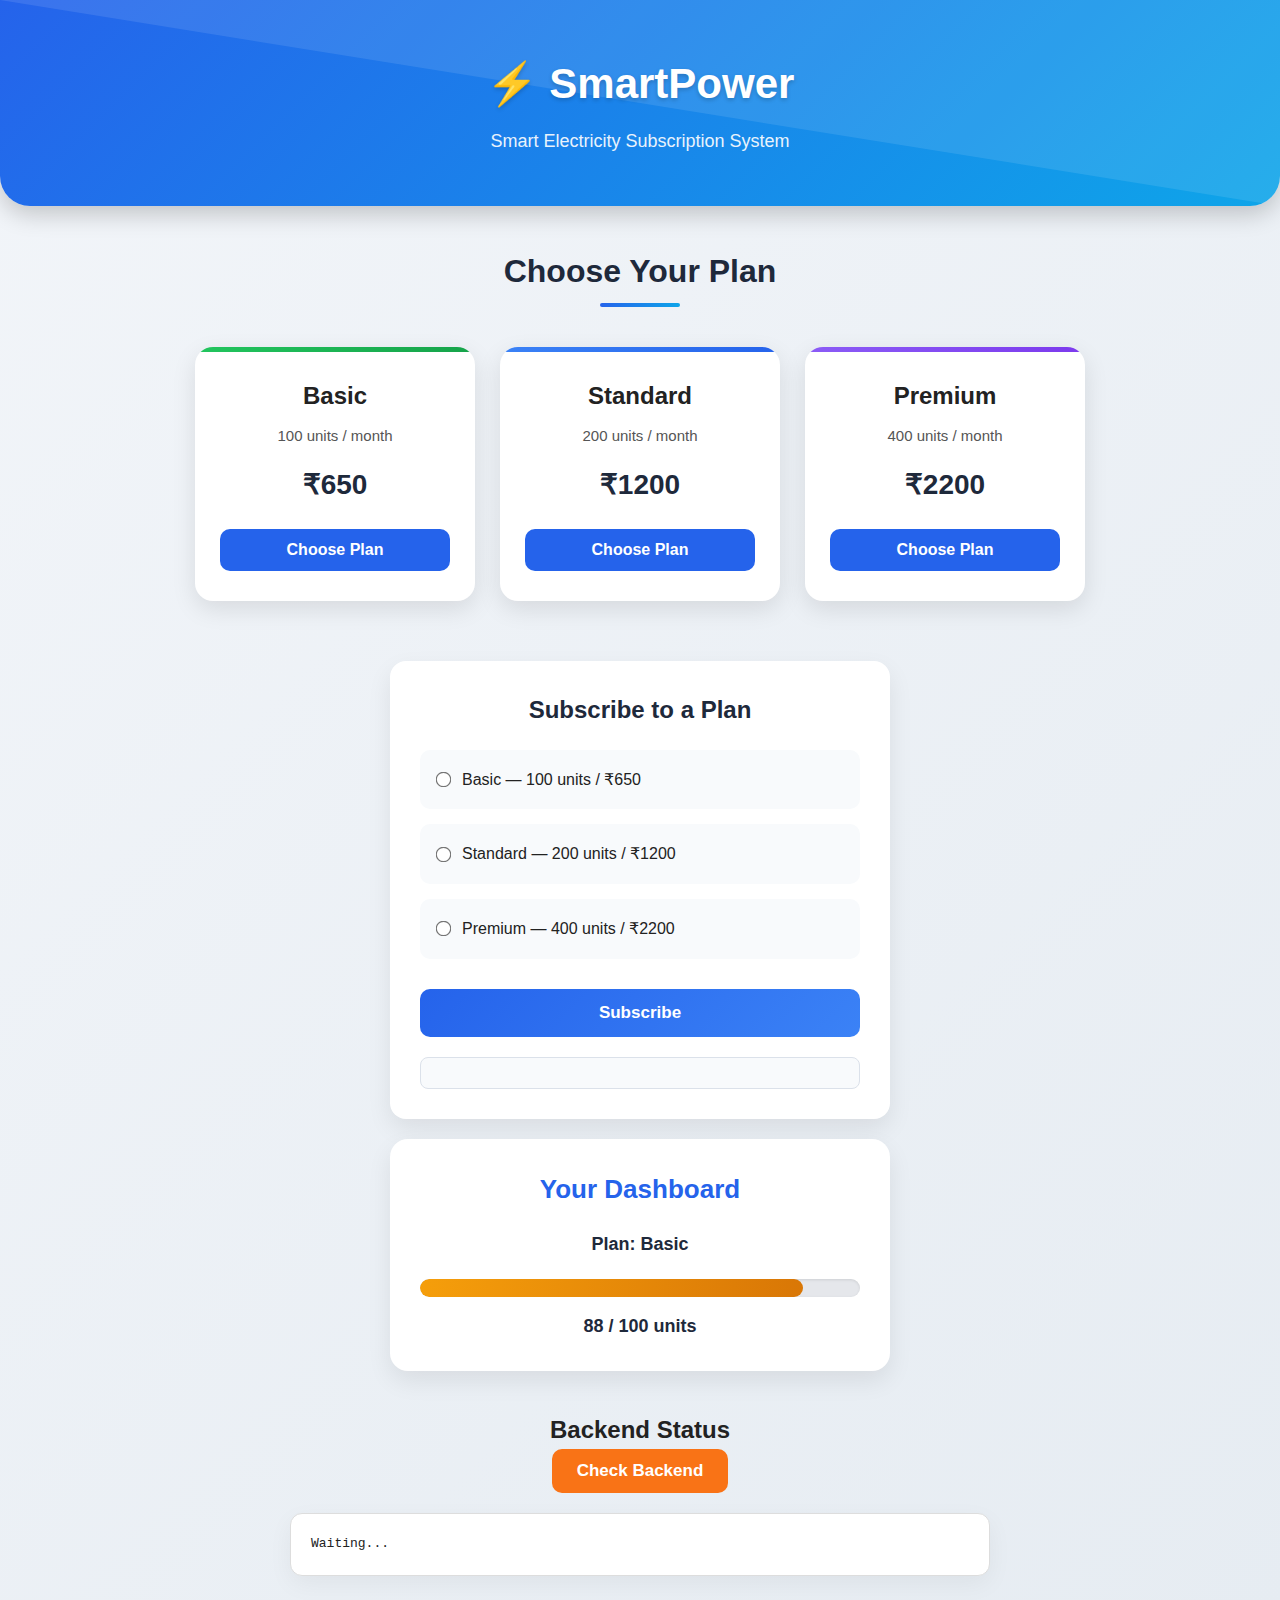
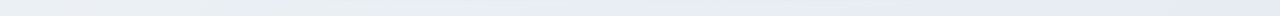
<file: index.html>
<!DOCTYPE html>
<html lang="en">

<head>
    <meta charset="UTF-8">
    <meta name="viewport" content="width=device-width, initial-scale=1.0">
    <title>SmartPower - Subscription</title>
    <link rel="stylesheet" href="style.css">
</head>

<body>

    <!-- HERO HEADER -->
    <div class="hero">
        <h1 class="title">⚡ SmartPower</h1>
        <p class="tagline">Smart Electricity Subscription System</p>
    </div>

    <!-- PLAN CARDS -->
    <div class="plans-section">
        <h2 class="section-title">Choose Your Plan</h2>

        <div class="plan-cards">
            <div class="plan-card basic" onclick="selectPlan('Basic')">
                <h3>Basic</h3>
                <p class="units">100 units / month</p>
                <p class="price">₹650</p>
                <button class="select-btn">Choose Plan</button>
            </div>

            <div class="plan-card standard" onclick="selectPlan('Standard')">
                <h3>Standard</h3>
                <p class="units">200 units / month</p>
                <p class="price">₹1200</p>
                <button class="select-btn">Choose Plan</button>
            </div>

            <div class="plan-card premium" onclick="selectPlan('Premium')">
                <h3>Premium</h3>
                <p class="units">400 units / month</p>
                <p class="price">₹2200</p>
                <button class="select-btn">Choose Plan</button>
            </div>
        </div>
    </div>

    <!-- SUBSCRIPTION FORM -->
    <div class="subscription-box">
        <h2>Subscribe to a Plan</h2>

        <div class="radio-group">
            <label class="radio-option">
                <input type="radio" name="plan" value="Basic">
                <span>Basic — 100 units / ₹650</span>
            </label>

            <label class="radio-option">
                <input type="radio" name="plan" value="Standard">
                <span>Standard — 200 units / ₹1200</span>
            </label>

            <label class="radio-option">
                <input type="radio" name="plan" value="Premium">
                <span>Premium — 400 units / ₹2200</span>
            </label>
        </div>

        <button id="subscribeBtn" class="subscribe-action">Subscribe</button>

        <pre id="subscribeResult"></pre>
    </div>

    <!-- MINI DASHBOARD -->
    <div class="dashboard-box">
        <h2>Your Dashboard</h2>

        <p class="dash-plan">Plan: <span id="planName">—</span></p>

        <div class="progress-container">
            <div class="progress-bar">
                <div id="usageProgress"></div>
            </div>
        </div>

        <p class="dash-units">
            <span id="units">0</span> / <span id="limit">0</span> units
        </p>
    </div>

    <!-- BACKEND STATUS -->
    <div class="status-section">
        <h2>Backend Status</h2>
        <button class="check-btn" onclick="checkBackend()">Check Backend</button>

        <pre id="backendResponse">Waiting...</pre>
    </div>

    <script src="dashboard.js"></script>
</body>

</html>
</file>
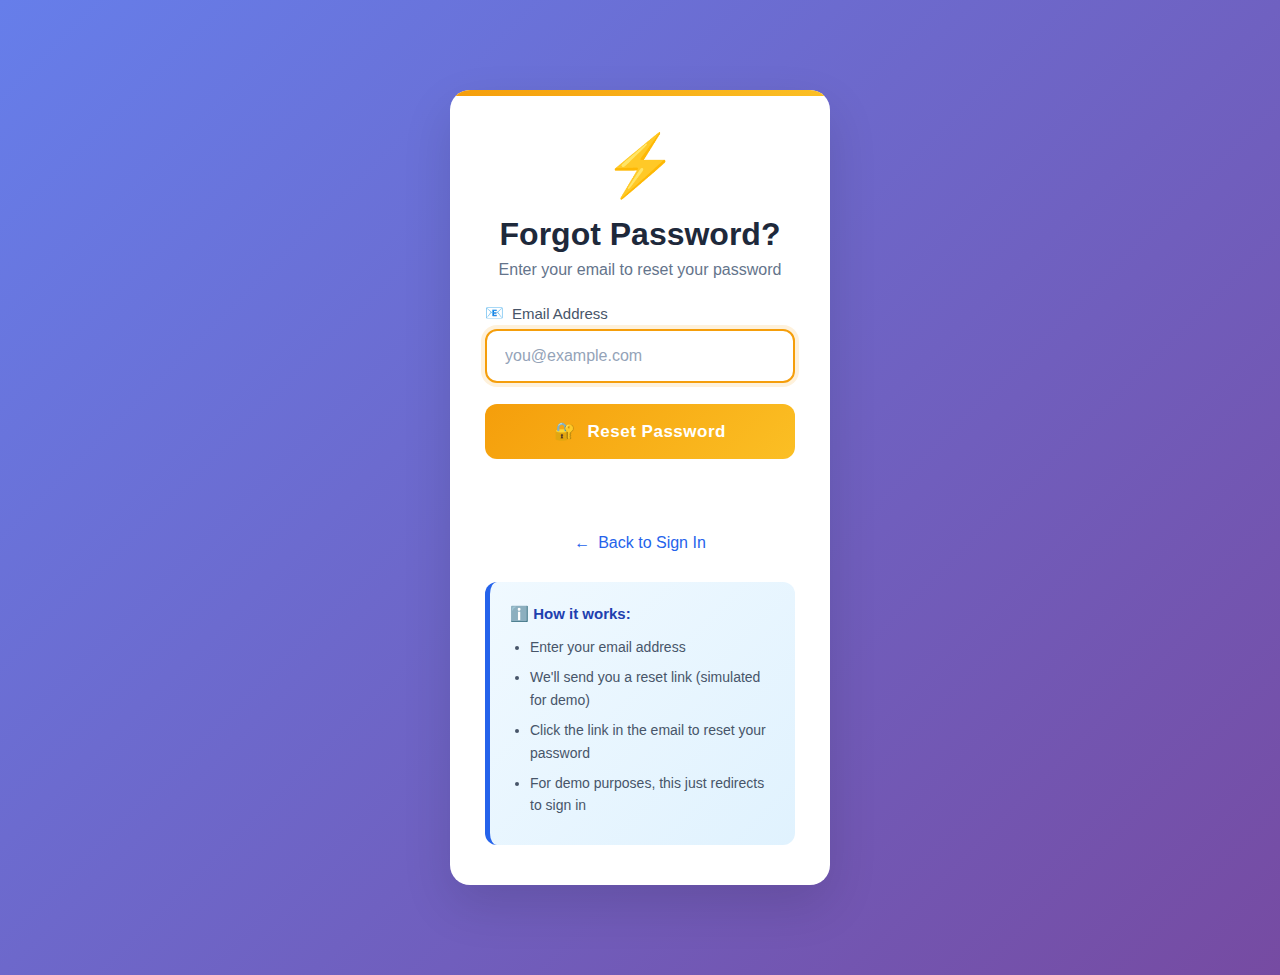
<file: Frontend/forgotpassword.html>
<!DOCTYPE html>
<html lang="en">
<head>
    <meta charset="UTF-8">
    <meta name="viewport" content="width=device-width, initial-scale=1.0">
    <title>SmartPower - Forgot Password</title>
    <link rel="stylesheet" href="style.css">
</head>
<body>
    <div class="auth-container">
        <div class="auth-card forgot-password">
            <!-- Logo & Title -->
            <div class="auth-logo forgot-password">⚡</div>
            <h1 class="auth-title">Forgot Password?</h1>
            <p class="auth-subtitle">Enter your email to reset your password</p>
            
            <!-- Email Input -->
            <div class="form-group">
                <label class="form-label" for="email">
                    <span>📧</span>
                    <span>Email Address</span>
                </label>
                <input type="email" id="email" class="form-input forgot-password" 
                       placeholder="you@example.com" 
                       required>
            </div>
            
            <!-- Reset Button -->
            <button id="resetBtn" class="auth-btn forgot-password" onclick="handleResetPassword()">
                <span>🔐</span>
                <span>Reset Password</span>
            </button>
            
            <!-- Message Display Area -->
            <div id="authMessage"></div>
            
            <!-- Back to Sign In -->
            <div style="text-align: center; margin-top: 25px;">
                <a href="signin.html" class="auth-link" style="display: inline-flex; align-items: center; gap: 8px;">
                    <span>←</span>
                    <span>Back to Sign In</span>
                </a>
            </div>
            
            <!-- Info Box -->
            <div class="demo-info">
                <strong>ℹ️ How it works:</strong>
                <ul>
                    <li>Enter your email address</li>
                    <li>We'll send you a reset link (simulated for demo)</li>
                    <li>Click the link in the email to reset your password</li>
                    <li>For demo purposes, this just redirects to sign in</li>
                </ul>
            </div>
        </div>
    </div>

    <script>
        // Page initialization
        document.addEventListener('DOMContentLoaded', function() {
            console.log('✅ Forgot password page loaded successfully');
            
            // Auto-focus email field
            const emailInput = document.getElementById('email');
            if (emailInput) {
                emailInput.focus();
            }
            
            // Setup Enter key navigation
            setupEnterKeyNavigation();
        });
        
        // Enter key navigation
        function setupEnterKeyNavigation() {
            const emailInput = document.getElementById('email');
            
            if (emailInput) {
                emailInput.addEventListener('keypress', function(e) {
                    if (e.key === 'Enter') {
                        handleResetPassword();
                    }
                });
            }
        }
        
        // Show message function
        function showAuthMessage(message, type = 'info') {
            const messageDiv = document.getElementById('authMessage');
            if (!messageDiv) return;
            
            // Clear existing message
            messageDiv.innerHTML = '';
            messageDiv.className = '';
            
            // Set message content
            messageDiv.innerHTML = `
                <span>${type === 'success' ? '✅' : 
                        type === 'error' ? '❌' : 
                        type === 'warning' ? '⚠️' : 'ℹ️'}</span>
                <span>${message}</span>
            `;
            
            // Add appropriate class
            messageDiv.classList.add(`message-${type}`);
            
            // Auto-remove after 5 seconds (unless success)
            if (type !== 'success') {
                setTimeout(() => {
                    messageDiv.style.opacity = '0';
                    setTimeout(() => {
                        messageDiv.innerHTML = '';
                        messageDiv.className = '';
                        messageDiv.style.opacity = '1';
                    }, 300);
                }, 5000);
            }
        }
        
        // Reset Password function
        window.handleResetPassword = async function() {
            const email = document.getElementById('email')?.value.trim();
            
            console.log("🔐 Reset password attempt for:", email);

            // Validate email
            if (!email) {
                showAuthMessage("❌ Email is required", "error");
                return;
            }
            
            if (!email.includes('@')) {
                showAuthMessage("❌ Please enter a valid email address", "error");
                return;
            }

            // Show loading state
            const resetBtn = document.getElementById('resetBtn');
            if (resetBtn) {
                resetBtn.innerHTML = '<span class="loading-spinner"></span> Sending reset link...';
                resetBtn.disabled = true;
            }

            // In a real app, you would call your backend API here
            // For demo purposes, we'll simulate sending a reset email
            
            console.log("📧 Simulating reset email sent to:", email);

            // Show success message
            showAuthMessage("✅ Reset link sent! Check your email. (Simulated for demo)", "success");
            
            // For demo, redirect to sign in after 3 seconds
            setTimeout(() => {
                console.log("➡️ Redirecting to sign in...");
                window.location.href = "signin.html";
            }, 3000);
        };
    </script>
</body>
</html>
</file>
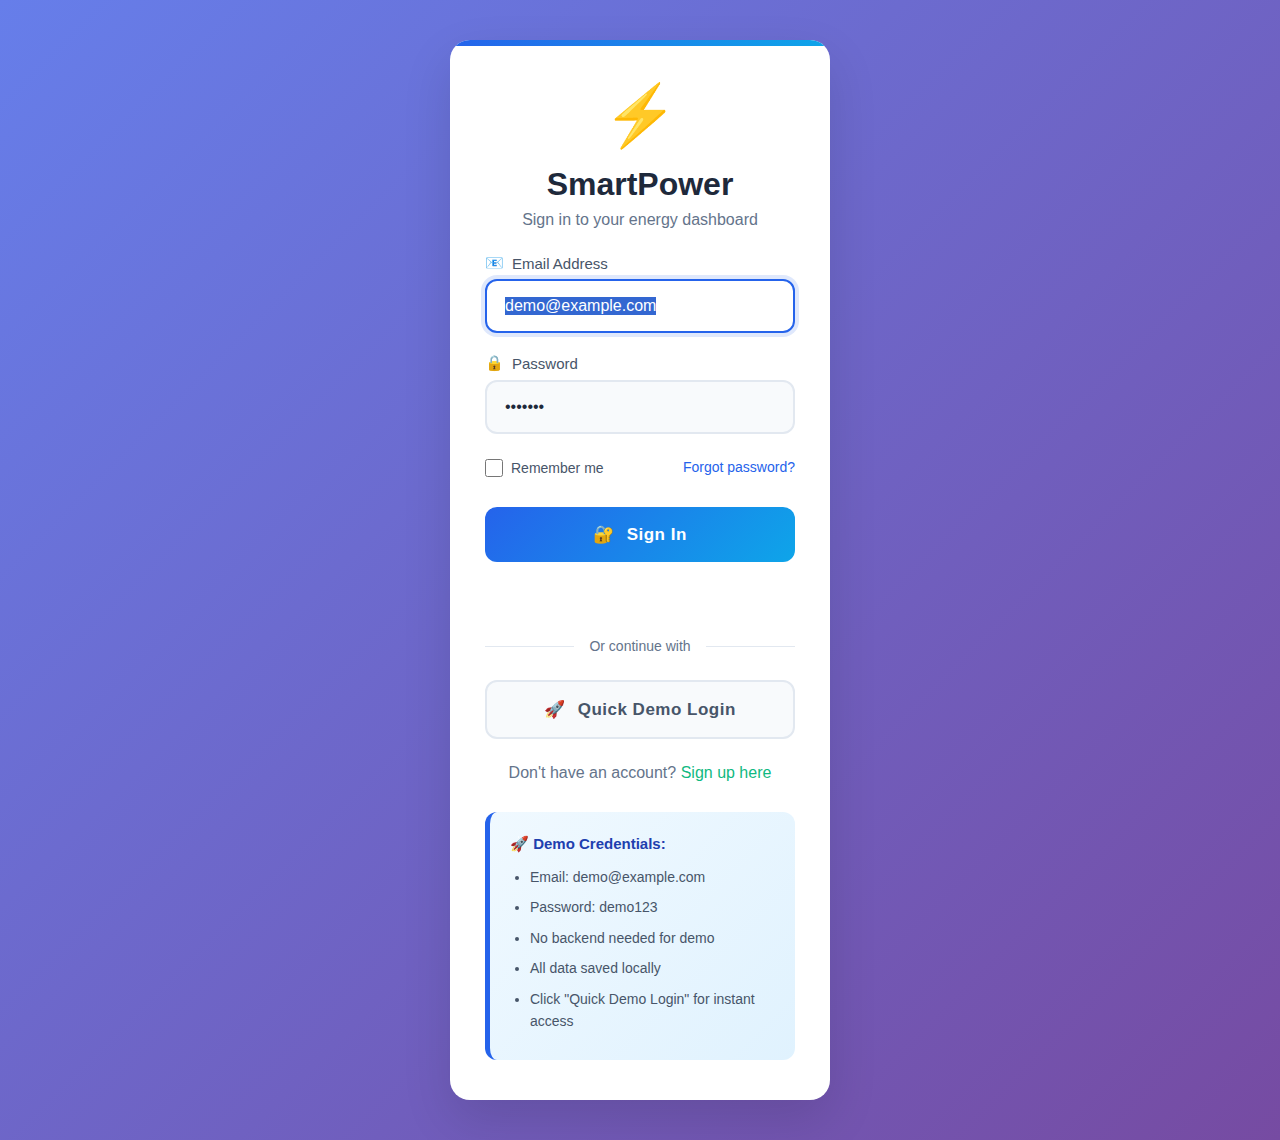
<file: Frontend/login.html>
<!DOCTYPE html>
<html lang="en">
<head>
    <meta charset="UTF-8">
    <meta name="viewport" content="width=device-width, initial-scale=1.0">
    <title>SmartPower - Sign In</title>
    <link rel="stylesheet" href="style.css">
    <script src="dashboard.js"></script>
    <style>
        /* Additional styles specific to signin page */
        .auth-container {
            width: 100%;
            max-width: 420px;
            margin: 0 auto;
            padding: 20px;
        }

        .auth-divider {
            margin: 25px 0;
            text-align: center;
            position: relative;
        }

        .auth-divider::before {
            content: '';
            position: absolute;
            top: 50%;
            left: 0;
            right: 0;
            height: 1px;
            background: #e2e8f0;
        }

        .auth-divider span {
            background: white;
            padding: 0 15px;
            color: #64748b;
            font-size: 14px;
            position: relative;
        }

        .checkbox-group {
            display: flex;
            align-items: center;
            gap: 8px;
            margin-bottom: 20px;
        }

        .checkbox-group input[type="checkbox"] {
            width: 18px;
            height: 18px;
            accent-color: #2563eb;
        }

        .checkbox-group label {
            font-size: 14px;
            color: #475569;
            cursor: pointer;
        }

        /* Responsive adjustments */
        @media (max-width: 480px) {
            .auth-container {
                padding: 15px;
            }
            
            .auth-links {
                flex-direction: column;
                gap: 15px;
                text-align: center;
            }
        }
    </style>
</head>
<body>
    <div class="auth-container">
        <div class="auth-card">
            <!-- Logo & Title -->
            <div class="auth-logo">⚡</div>
            <h1 class="auth-title">SmartPower</h1>
            <p class="auth-subtitle">Sign in to your energy dashboard</p>
            
            <!-- Email Input -->
            <div class="form-group">
                <label class="form-label" for="email">
                    <span>📧</span>
                    <span>Email Address</span>
                </label>
                <input type="email" id="email" class="form-input" 
                       placeholder="you@example.com" 
                       value="demo@example.com" 
                       required
                       aria-label="Email address"
                       aria-required="true">
            </div>
            
            <!-- Password Input -->
            <div class="form-group">
                <label class="form-label" for="password">
                    <span>🔒</span>
                    <span>Password</span>
                </label>
                <input type="password" id="password" class="form-input" 
                       placeholder="Enter your password" 
                       value="demo123" 
                       required
                       aria-label="Password"
                       aria-required="true">
            </div>
            
            <!-- Remember Me & Forgot Password -->
            <div class="auth-links">
                <div class="checkbox-group">
                    <input type="checkbox" id="rememberMe">
                    <label for="rememberMe">Remember me</label>
                </div>
                <a href="forgot-password.html" class="auth-link">Forgot password?</a>
            </div>
            
            <!-- Sign In Button -->
            <button id="signInBtn" class="auth-btn" onclick="handleLogin()">
                <span>🔐</span>
                <span>Sign In</span>
            </button>
            
            <!-- Message Display Area -->
            <div id="authMessage"></div>
            
            <!-- Alternative Sign In -->
            <div class="auth-divider">
                <span>Or continue with</span>
            </div>
            
            <!-- Demo Login Button -->
            <button class="auth-btn secondary-btn" onclick="handleDemoLogin()">
                <span>🚀</span>
                <span>Quick Demo Login</span>
            </button>
            
            <!-- Sign Up Link -->
            <div style="margin-top: 25px; text-align: center;">
                <span style="color: #64748b;">Don't have an account? </span>
                <a href="signup.html" class="auth-link signup">Sign up here</a>
            </div>
            
            <!-- Demo Information -->
            <div class="demo-info">
                <strong>🚀 Demo Credentials:</strong>
                <ul>
                    <li>Email: demo@example.com</li>
                    <li>Password: demo123</li>
                    <li>No backend needed for demo</li>
                    <li>All data saved locally</li>
                    <li>Click "Quick Demo Login" for instant access</li>
                </ul>
            </div>
        </div>
    </div>

    <!-- Page Initialization Script -->
    <script>
        // Page initialization
        document.addEventListener('DOMContentLoaded', function() {
            console.log('✅ Sign in page loaded successfully');
            
            // Auto-focus email field
            const emailInput = document.getElementById('email');
            if (emailInput) {
                emailInput.focus();
                emailInput.select();
            }
            
            // Setup Enter key navigation
            setupEnterKeyNavigation();
            
            // Check if user is already logged in
            checkExistingLogin();
        });
        
        // Enter key navigation
        function setupEnterKeyNavigation() {
            const emailInput = document.getElementById('email');
            const passwordInput = document.getElementById('password');
            
            if (emailInput) {
                emailInput.addEventListener('keypress', function(e) {
                    if (e.key === 'Enter') {
                        passwordInput.focus();
                    }
                });
            }
            
            if (passwordInput) {
                passwordInput.addEventListener('keypress', function(e) {
                    if (e.key === 'Enter') {
                        handleLogin();
                    }
                });
            }
        }
        
        // Check if user already logged in
        function checkExistingLogin() {
            const userId = localStorage.getItem('user_id');
            const userEmail = localStorage.getItem('user_email');
            
            if (userId && userId !== "user1") {
                console.log('👋 Welcome back user:', userId);
                
                // Pre-fill email if exists
                const emailInput = document.getElementById('email');
                if (emailInput && userEmail) {
                    emailInput.value = userEmail;
                }
                
                // Check remember me
                const rememberMe = localStorage.getItem('remember_me');
                if (rememberMe === 'true') {
                    document.getElementById('rememberMe').checked = true;
                }
                
                // Show welcome back message
                showAuthMessage(`Welcome back! You're logged in as <strong>${userId}</strong>`, 'info');
            }
        }
        
        // Show message function
        function showAuthMessage(message, type = 'info') {
            const messageDiv = document.getElementById('authMessage');
            if (!messageDiv) return;
            
            // Clear existing message
            messageDiv.innerHTML = '';
            messageDiv.className = '';
            
            // Set message content
            messageDiv.innerHTML = `
                <span>${type === 'success' ? '✅' : 
                        type === 'error' ? '❌' : 
                        type === 'warning' ? '⚠️' : 'ℹ️'}</span>
                <span>${message}</span>
            `;
            
            // Add appropriate class
            messageDiv.classList.add(`message-${type}`);
            
            // Auto-remove after 5 seconds (unless success)
            if (type !== 'success') {
                setTimeout(() => {
                    messageDiv.style.opacity = '0';
                    setTimeout(() => {
                        messageDiv.innerHTML = '';
                        messageDiv.className = '';
                        messageDiv.style.opacity = '1';
                    }, 300);
                }, 5000);
            }
        }
        
        // Sign In function - uses the handleLogin from dashboard.js
        window.handleLogin = async function() {
            const email = document.getElementById('email')?.value.trim();
            const password = document.getElementById('password')?.value;
            const rememberMe = document.getElementById('rememberMe')?.checked;
            
            console.log("🔐 Sign in attempt with:", { email, password, rememberMe });

            // Validate inputs
            if (!email || !password) {
                showAuthMessage("❌ Email and password are required", "error");
                return;
            }
            
            if (!email.includes('@')) {
                showAuthMessage("❌ Please enter a valid email address", "error");
                return;
            }

            // Show loading state
            const signInBtn = document.getElementById('signInBtn');
            if (signInBtn) {
                signInBtn.innerHTML = '<span class="loading-spinner"></span> Signing in...';
                signInBtn.disabled = true;
            }

            // Store remember me preference
            localStorage.setItem("remember_me", rememberMe ? 'true' : 'false');
            
            // Call the handleLogin function from dashboard.js
            // This will create user_id, store in localStorage, and redirect
            const USER_ID = email.split('@')[0]
                .replace(/[^a-zA-Z0-9]/g, '')
                .toLowerCase();
            
            localStorage.setItem("user_id", USER_ID);
            localStorage.setItem("user_email", email);
            localStorage.setItem("user_name", email.split('@')[0] + " User");
            
            console.log("💾 User stored in localStorage:", {
                user_id: USER_ID,
                email: email,
                remember_me: rememberMe
            });

            // Show success message
            showAuthMessage("✅ Sign in successful! Redirecting to dashboard...", "success");
            
            // Redirect to dashboard after 1.5 seconds
            setTimeout(() => {
                console.log("➡️ Redirecting to dashboard...");
                window.location.href = "index.html";
            }, 1500);
        };
        
        // Demo login function
        window.handleDemoLogin = async function() {
            console.log('🚀 Quick demo login...');
            
            // Use demo credentials
            document.getElementById('email').value = 'demo@example.com';
            document.getElementById('password').value = 'demo123';
            document.getElementById('rememberMe').checked = true;
            
            showAuthMessage('🚀 Using demo credentials...', 'info');
            
            // Trigger sign in after a short delay
            setTimeout(() => {
                handleLogin();
            }, 500);
        };
        
        // Override for backward compatibility
        if (typeof window.showLoginMessage === 'undefined') {
            window.showLoginMessage = showAuthMessage;
        }
        
        // Test function for debugging
        window.testLogin = async function() {
            console.log('🧪 Testing login functionality...');
            
            const testEmail = `test${Date.now()}@example.com`;
            const testName = "Test User";
            
            showAuthMessage('🧪 Testing login...', 'info');
            
            // Simulate login
            localStorage.setItem("user_id", testEmail.split('@')[0]);
            localStorage.setItem("user_email", testEmail);
            localStorage.setItem("user_name", testName);
            
            setTimeout(() => {
                showAuthMessage('✅ Test successful! Click Login to continue.', 'success');
            }, 1000);
        };
    </script>
</body>
</html>
</file>
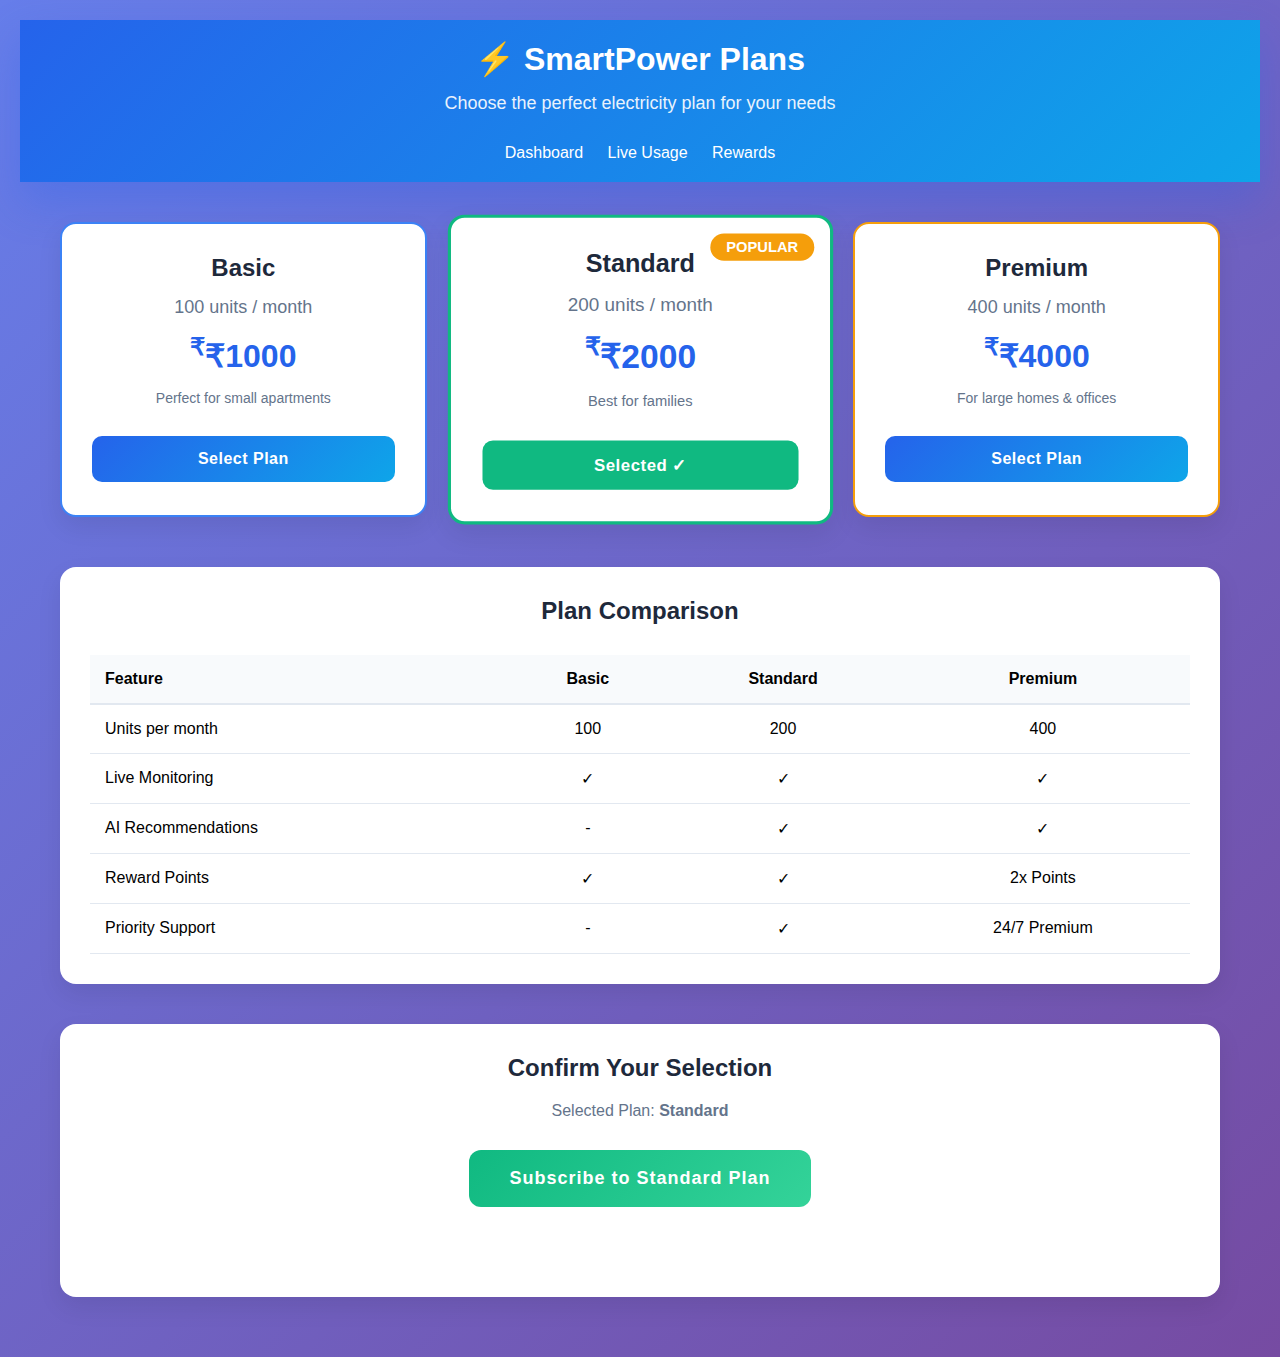
<file: Frontend/plans.html>
<!DOCTYPE html>
<html lang="en">
<head>
    <meta charset="UTF-8">
    <meta name="viewport" content="width=device-width, initial-scale=1.0">
    <title>SmartPower - Choose Plan</title>
    <link rel="stylesheet" href="style.css">
    <style>
        /* Additional plan styles */
        .plans-hero {
            background: linear-gradient(135deg, #2563eb, #0ea5e9);
            padding: 40px 20px;
            text-align: center;
            color: white;
            border-radius: 0 0 30px 30px;
            margin-bottom: 40px;
        }
        
        .plans-container {
            max-width: 1200px;
            margin: 0 auto;
            padding: 0 20px;
        }
        
        .popular-badge {
            position: absolute;
            top: 15px;
            right: 15px;
            background: #f59e0b;
            color: white;
            padding: 5px 15px;
            border-radius: 20px;
            font-size: 14px;
            font-weight: 600;
        }
        
        .selected-plan {
            border: 3px solid #2563eb;
            transform: scale(1.05);
        }
        
        .plan-comparison {
            margin-top: 50px;
            padding: 30px;
            background: white;
            border-radius: 16px;
            box-shadow: 0 10px 25px rgba(0, 0, 0, 0.08);
        }
    </style>
</head>
<body>
    <!-- Navigation -->
    <div class="hero" style="border-radius: 0; padding: 20px;">
        <h1 class="title" style="font-size: 32px;">⚡ SmartPower Plans</h1>
        <p class="tagline">Choose the perfect electricity plan for your needs</p>
        
        <!-- Simple Navigation -->
        <div style="margin-top: 20px;">
            <a href="index.html" style="color: white; margin-right: 20px; text-decoration: none;">Dashboard</a>
            <a href="live.html" style="color: white; margin-right: 20px; text-decoration: none;">Live Usage</a>
            <a href="rewards.html" style="color: white; text-decoration: none;">Rewards</a>
        </div>
    </div>

    <div class="plans-container">
        <!-- Plan Cards (using your existing plan-card style) -->
        <div class="plan-cards" style="margin-top: 30px;">
            <!-- Basic Plan -->
            <div class="plan-card basic" onclick="selectPlan('Basic')" id="planBasic">
                <h3>Basic</h3>
                <p class="units">100 units / month</p>
                <p class="price">₹1000</p>
                <p style="color: #64748b; font-size: 14px; margin: 10px 0;">Perfect for small apartments</p>
                <button class="select-btn">Select Plan</button>
            </div>

            <!-- Standard Plan (Popular) -->
            <div class="plan-card standard selected-plan" onclick="selectPlan('Standard')" id="planStandard">
                <div class="popular-badge">POPULAR</div>
                <h3>Standard</h3>
                <p class="units">200 units / month</p>
                <p class="price">₹2000</p>
                <p style="color: #64748b; font-size: 14px; margin: 10px 0;">Best for families</p>
                <button class="select-btn" style="background: #10b981;">Current Plan</button>
            </div>

            <!-- Premium Plan -->
            <div class="plan-card premium" onclick="selectPlan('Premium')" id="planPremium">
                <h3>Premium</h3>
                <p class="units">400 units / month</p>
                <p class="price">₹4000</p>
                <p style="color: #64748b; font-size: 14px; margin: 10px 0;">For large homes & offices</p>
                <button class="select-btn">Select Plan</button>
            </div>
        </div>

        <!-- Plan Comparison -->
        <div class="plan-comparison">
            <h2 style="text-align: center; margin-bottom: 30px; color: #1e293b;">Plan Comparison</h2>
            <div style="overflow-x: auto;">
                <table style="width: 100%; border-collapse: collapse;">
                    <thead>
                        <tr style="background: #f8fafc;">
                            <th style="padding: 15px; text-align: left; border-bottom: 2px solid #e2e8f0;">Feature</th>
                            <th style="padding: 15px; text-align: center; border-bottom: 2px solid #e2e8f0;">Basic</th>
                            <th style="padding: 15px; text-align: center; border-bottom: 2px solid #e2e8f0;">Standard</th>
                            <th style="padding: 15px; text-align: center; border-bottom: 2px solid #e2e8f0;">Premium</th>
                        </tr>
                    </thead>
                    <tbody>
                        <tr>
                            <td style="padding: 15px; border-bottom: 1px solid #e2e8f0;">Units per month</td>
                            <td style="padding: 15px; text-align: center; border-bottom: 1px solid #e2e8f0;">100</td>
                            <td style="padding: 15px; text-align: center; border-bottom: 1px solid #e2e8f0;">200</td>
                            <td style="padding: 15px; text-align: center; border-bottom: 1px solid #e2e8f0;">400</td>
                        </tr>
                        <tr>
                            <td style="padding: 15px; border-bottom: 1px solid #e2e8f0;">Live Monitoring</td>
                            <td style="padding: 15px; text-align: center; border-bottom: 1px solid #e2e8f0;">✓</td>
                            <td style="padding: 15px; text-align: center; border-bottom: 1px solid #e2e8f0;">✓</td>
                            <td style="padding: 15px; text-align: center; border-bottom: 1px solid #e2e8f0;">✓</td>
                        </tr>
                        <tr>
                            <td style="padding: 15px; border-bottom: 1px solid #e2e8f0;">AI Recommendations</td>
                            <td style="padding: 15px; text-align: center; border-bottom: 1px solid #e2e8f0;">-</td>
                            <td style="padding: 15px; text-align: center; border-bottom: 1px solid #e2e8f0;">✓</td>
                            <td style="padding: 15px; text-align: center; border-bottom: 1px solid #e2e8f0;">✓</td>
                        </tr>
                        <tr>
                            <td style="padding: 15px; border-bottom: 1px solid #e2e8f0;">Reward Points</td>
                            <td style="padding: 15px; text-align: center; border-bottom: 1px solid #e2e8f0;">✓</td>
                            <td style="padding: 15px; text-align: center; border-bottom: 1px solid #e2e8f0;">✓</td>
                            <td style="padding: 15px; text-align: center; border-bottom: 1px solid #e2e8f0;">2x Points</td>
                        </tr>
                        <tr>
                            <td style="padding: 15px; border-bottom: 1px solid #e2e8f0;">Priority Support</td>
                            <td style="padding: 15px; text-align: center; border-bottom: 1px solid #e2e8f0;">-</td>
                            <td style="padding: 15px; text-align: center; border-bottom: 1px solid #e2e8f0;">✓</td>
                            <td style="padding: 15px; text-align: center; border-bottom: 1px solid #e2e8f0;">24/7 Premium</td>
                        </tr>
                    </tbody>
                </table>
            </div>
        </div>

        <!-- Subscription Action -->
        <div class="subscription-box" style="margin-top: 40px;">
            <h2>Confirm Your Selection</h2>
            <p style="color: #64748b; margin-bottom: 20px;">
                Selected Plan: <strong id="selectedPlanName">Standard</strong>
            </p>
            <button class="subscribe-action" onclick="subscribePlan()">
                Subscribe to <span id="selectedPlanBtn">Standard</span> Plan
            </button>
            <div id="subscribeResult" style="margin-top: 20px;"></div>
        </div>
    </div>

    <script>
        // Plan selection logic
        function selectPlan(planName) {
            // Remove selected class from all
            document.querySelectorAll('.plan-card').forEach(card => {
                card.classList.remove('selected-plan');
                const btn = card.querySelector('.select-btn');
                btn.textContent = 'Select Plan';
                btn.style.background = '';
            });
            
            // Add to selected
            const selectedCard = document.getElementById(`plan${planName}`);
            selectedCard.classList.add('selected-plan');
            const selectedBtn = selectedCard.querySelector('.select-btn');
            selectedBtn.textContent = 'Selected ✓';
            selectedBtn.style.background = '#10b981';
            
            // Update display
            document.getElementById('selectedPlanName').textContent = planName;
            document.getElementById('selectedPlanBtn').textContent = planName;
            
            // Save to localStorage
            localStorage.setItem('selectedPlan', planName);
        }
        
        function subscribePlan() {
            const plan = localStorage.getItem('selectedPlan') || 'Standard';
            const resultEl = document.getElementById('subscribeResult');
            
            resultEl.innerHTML = `
                <div style="background: #f0fdf4; color: #065f46; padding: 15px; border-radius: 8px; border-left: 4px solid #10b981;">
                    ✅ Successfully subscribed to <strong>${plan}</strong> plan!<br>
                    <small>Redirecting to dashboard...</small>
                </div>
            `;
            
            // Redirect after 2 seconds
            setTimeout(() => {
                window.location.href = 'index.html';
            }, 2000);
        }
        
        // Load saved selection
        document.addEventListener('DOMContentLoaded', function() {
            const savedPlan = localStorage.getItem('selectedPlan') || 'Standard';
            selectPlan(savedPlan);
        });
    </script>
</body>
</html>
</file>
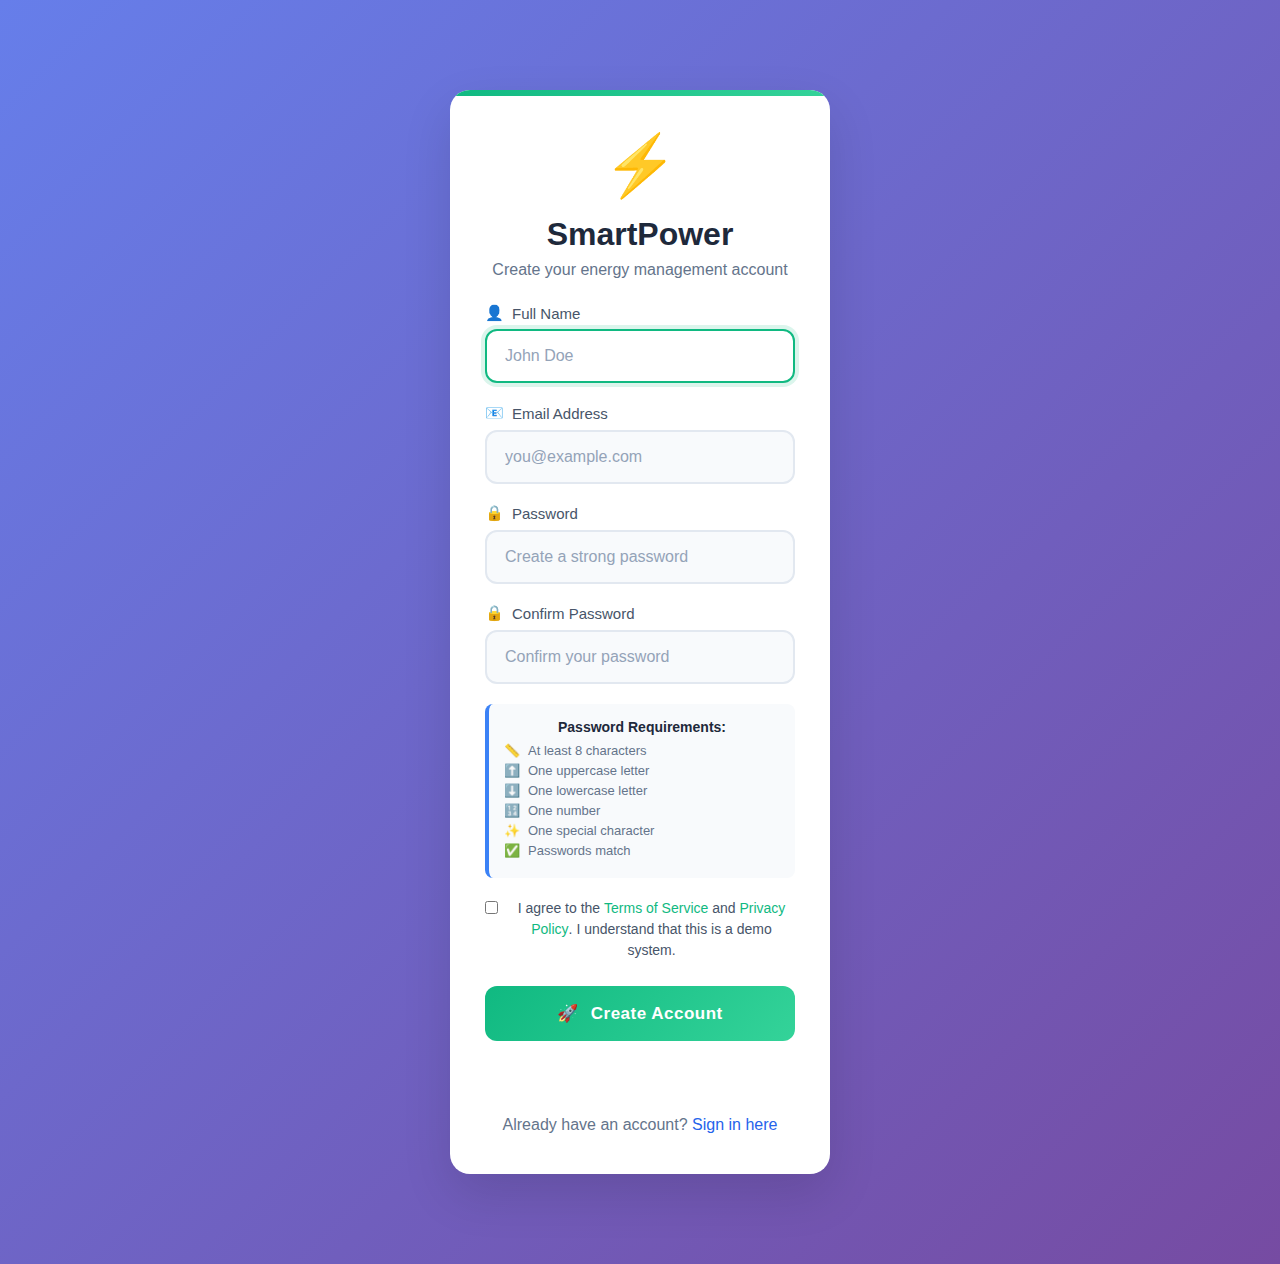
<file: Frontend/signup.html>
<!DOCTYPE html>
<html lang="en">
<head>
    <meta charset="UTF-8">
    <meta name="viewport" content="width=device-width, initial-scale=1.0">
    <title>SmartPower - Sign Up</title>
    <link rel="stylesheet" href="style.css">
</head>
<body>
    <div class="auth-container">
        <div class="auth-card signup">
            <!-- Logo & Title -->
            <div class="auth-logo signup">⚡</div>
            <h1 class="auth-title">SmartPower</h1>
            <p class="auth-subtitle">Create your energy management account</p>
            
            <!-- Name Input -->
            <div class="form-group">
                <label class="form-label" for="fullName">
                    <span>👤</span>
                    <span>Full Name</span>
                </label>
                <input type="text" id="fullName" class="form-input signup" 
                       placeholder="John Doe" 
                       required>
            </div>
            
            <!-- Email Input -->
            <div class="form-group">
                <label class="form-label" for="email">
                    <span>📧</span>
                    <span>Email Address</span>
                </label>
                <input type="email" id="email" class="form-input signup" 
                       placeholder="you@example.com" 
                       required>
            </div>
            
            <!-- Password Input -->
            <div class="form-group">
                <label class="form-label" for="password">
                    <span>🔒</span>
                    <span>Password</span>
                </label>
                <input type="password" id="password" class="form-input signup" 
                       placeholder="Create a strong password" 
                       required
                       onkeyup="validatePassword()">
            </div>
            
            <!-- Confirm Password Input -->
            <div class="form-group">
                <label class="form-label" for="confirmPassword">
                    <span>🔒</span>
                    <span>Confirm Password</span>
                </label>
                <input type="password" id="confirmPassword" class="form-input signup" 
                       placeholder="Confirm your password" 
                       required
                       onkeyup="validatePassword()">
            </div>
            
            <!-- Password Requirements -->
            <div class="password-requirements">
                <h4>Password Requirements:</h4>
                <ul class="requirements-list" id="passwordRequirements">
                    <li id="reqLength">
                        <span>📏</span>
                        <span>At least 8 characters</span>
                    </li>
                    <li id="reqUppercase">
                        <span>⬆️</span>
                        <span>One uppercase letter</span>
                    </li>
                    <li id="reqLowercase">
                        <span>⬇️</span>
                        <span>One lowercase letter</span>
                    </li>
                    <li id="reqNumber">
                        <span>🔢</span>
                        <span>One number</span>
                    </li>
                    <li id="reqSpecial">
                        <span>✨</span>
                        <span>One special character</span>
                    </li>
                    <li id="reqMatch">
                        <span>✅</span>
                        <span>Passwords match</span>
                    </li>
                </ul>
            </div>
            
            <!-- Terms & Conditions -->
            <div class="terms-group">
                <input type="checkbox" id="acceptTerms" required>
                <label for="acceptTerms" class="terms-text">
                    I agree to the 
                    <a href="#" class="terms-link" onclick="showTerms()">Terms of Service</a> 
                    and 
                    <a href="#" class="terms-link" onclick="showPrivacy()">Privacy Policy</a>.
                    I understand that this is a demo system.
                </label>
            </div>
            
            <!-- Sign Up Button -->
            <button id="signUpBtn" class="auth-btn signup" onclick="handleSignUp()">
                <span>🚀</span>
                <span>Create Account</span>
            </button>
            
            <!-- Message Display Area -->
            <div id="authMessage"></div>
            
            <!-- Sign In Link -->
            <div style="text-align: center; margin-top: 25px;">
                <span style="color: #64748b;">Already have an account? </span>
                <a href="signin.html" class="auth-link">Sign in here</a>
            </div>
        </div>
    </div>

    <script>
        // Page initialization
        document.addEventListener('DOMContentLoaded', function() {
            console.log('✅ Sign up page loaded successfully');
            
            // Auto-focus name field
            const nameInput = document.getElementById('fullName');
            if (nameInput) {
                nameInput.focus();
            }
            
            // Setup Enter key navigation
            setupEnterKeyNavigation();
        });
        
        // Enter key navigation
        function setupEnterKeyNavigation() {
            const inputs = [
                'fullName', 'email', 'password', 'confirmPassword'
            ];
            
            inputs.forEach((inputId, index) => {
                const input = document.getElementById(inputId);
                if (input) {
                    input.addEventListener('keypress', function(e) {
                        if (e.key === 'Enter') {
                            if (index < inputs.length - 1) {
                                document.getElementById(inputs[index + 1])?.focus();
                            } else {
                                handleSignUp();
                            }
                        }
                    });
                }
            });
        }
        
        // Password validation
        function validatePassword() {
            const password = document.getElementById('password').value;
            const confirmPassword = document.getElementById('confirmPassword').value;
            
            // Check requirements
            const requirements = {
                reqLength: password.length >= 8,
                reqUppercase: /[A-Z]/.test(password),
                reqLowercase: /[a-z]/.test(password),
                reqNumber: /\d/.test(password),
                reqSpecial: /[!@#$%^&*()_+\-=\[\]{};':"\\|,.<>\/?]/.test(password),
                reqMatch: password === confirmPassword && password.length > 0
            };
            
            // Update UI for each requirement
            Object.keys(requirements).forEach(reqId => {
                const element = document.getElementById(reqId);
                if (element) {
                    if (requirements[reqId]) {
                        element.className = 'requirement-met';
                    } else {
                        element.className = 'requirement-not-met';
                    }
                }
            });
            
            // Return overall validation status
            return Object.values(requirements).every(req => req);
        }
        
        // Show message function
        function showAuthMessage(message, type = 'info') {
            const messageDiv = document.getElementById('authMessage');
            if (!messageDiv) return;
            
            // Clear existing message
            messageDiv.innerHTML = '';
            messageDiv.className = '';
            
            // Set message content
            messageDiv.innerHTML = `
                <span>${type === 'success' ? '✅' : 
                        type === 'error' ? '❌' : 
                        type === 'warning' ? '⚠️' : 'ℹ️'}</span>
                <span>${message}</span>
            `;
            
            // Add appropriate class
            messageDiv.classList.add(`message-${type}`);
            
            // Auto-remove after 5 seconds (unless success)
            if (type !== 'success') {
                setTimeout(() => {
                    messageDiv.style.opacity = '0';
                    setTimeout(() => {
                        messageDiv.innerHTML = '';
                        messageDiv.className = '';
                        messageDiv.style.opacity = '1';
                    }, 300);
                }, 5000);
            }
        }
        
        // Show terms modal
        function showTerms() {
            alert('📜 Terms of Service\n\nThis is a demo system for educational purposes. All data is stored locally in your browser. No real personal information is required or stored.');
            return false;
        }
        
        // Show privacy modal
        function showPrivacy() {
            alert('🔒 Privacy Policy\n\nYour data is stored locally in your browser. No information is sent to any server. This is a demo system for educational purposes only.');
            return false;
        }
        
        // Sign Up function
        window.handleSignUp = async function() {
            const fullName = document.getElementById('fullName')?.value.trim();
            const email = document.getElementById('email')?.value.trim();
            const password = document.getElementById('password')?.value;
            const confirmPassword = document.getElementById('confirmPassword')?.value;
            const acceptTerms = document.getElementById('acceptTerms')?.checked;
            
            console.log("📝 Sign up attempt with:", { fullName, email, acceptTerms });

            // Validate inputs
            if (!fullName || !email || !password || !confirmPassword) {
                showAuthMessage("❌ All fields are required", "error");
                return;
            }
            
            if (!email.includes('@')) {
                showAuthMessage("❌ Please enter a valid email address", "error");
                return;
            }
            
            if (!acceptTerms) {
                showAuthMessage("❌ Please accept the terms and conditions", "error");
                return;
            }
            
            // Validate password
            if (!validatePassword()) {
                showAuthMessage("❌ Please meet all password requirements", "error");
                return;
            }

            // Show loading state
            const signUpBtn = document.getElementById('signUpBtn');
            if (signUpBtn) {
                signUpBtn.innerHTML = '<span class="loading-spinner"></span> Creating account...';
                signUpBtn.disabled = true;
            }

            // In a real app, you would call your backend API here
            // For demo purposes, we'll simulate a successful registration
            
            // Create unique user_id from email
            const USER_ID = email.split('@')[0]
                .replace(/[^a-zA-Z0-9]/g, '')
                .toLowerCase();
            
            console.log("🆔 Generated user_id:", USER_ID);

            // Store user info in localStorage
            localStorage.setItem("user_id", USER_ID);
            localStorage.setItem("user_email", email);
            localStorage.setItem("user_name", fullName);
            localStorage.setItem("user_signed_up", "true");
            
            console.log("💾 User stored in localStorage:", {
                user_id: USER_ID,
                email: email,
                name: fullName
            });

            // Show success message
            showAuthMessage("✅ Account created successfully! Signing you in...", "success");
            
            // Redirect to dashboard after 1.5 seconds
            setTimeout(() => {
                console.log("➡️ Redirecting to dashboard...");
                window.location.href = "index.html";
            }, 1500);
        };
    </script>
</body>
</html>
</file>
<file: style.css>
/* --- BASE --- */
* {
    box-sizing: border-box;
    margin: 0;
    padding: 0;
}

body {
    font-family: 'Segoe UI', Tahoma, Geneva, Verdana, sans-serif;
    margin: 0;
    background: linear-gradient(135deg, #f2f5f9 0%, #e6ecf2 100%);
    color: #222;
    line-height: 1.6;
    min-height: 100vh;
}

/* --- HERO HEADER --- */
.hero {
    background: linear-gradient(135deg, #2563eb, #0ea5e9);
    padding: 50px 20px;
    text-align: center;
    color: white;
    box-shadow: 0 8px 25px rgba(0, 0, 0, 0.2);
    border-radius: 0 0 30px 30px;
    position: relative;
    overflow: hidden;
}

.hero::before {
    content: '';
    position: absolute;
    top: 0;
    left: 0;
    right: 0;
    bottom: 0;
    background: url('data:image/svg+xml;utf8,<svg xmlns="http://www.w3.org/2000/svg" viewBox="0 0 100 100" preserveAspectRatio="none"><path d="M0,0 L100,0 L100,100 Z" fill="rgba(255,255,255,0.1)"/></svg>');
    background-size: cover;
}

.title {
    font-size: 42px;
    margin: 0;
    position: relative;
    text-shadow: 0 2px 4px rgba(0, 0, 0, 0.2);
}

.tagline {
    font-size: 18px;
    margin-top: 10px;
    opacity: 0.9;
    position: relative;
    font-weight: 300;
}

/* --- PLAN CARDS --- */
.plans-section {
    text-align: center;
    margin-top: 40px;
    padding: 0 20px;
}

.section-title {
    font-size: 32px;
    margin-bottom: 30px;
    color: #1e293b;
    position: relative;
    display: inline-block;
}

.section-title::after {
    content: '';
    position: absolute;
    bottom: -10px;
    left: 50%;
    transform: translateX(-50%);
    width: 80px;
    height: 4px;
    background: linear-gradient(90deg, #2563eb, #0ea5e9);
    border-radius: 2px;
}

.plan-cards {
    display: flex;
    justify-content: center;
    gap: 25px;
    padding: 20px;
    flex-wrap: wrap;
    max-width: 1200px;
    margin: 0 auto;
}

.plan-card {
    width: 280px;
    background: white;
    padding: 30px 25px;
    border-radius: 18px;
    box-shadow: 0 8px 25px rgba(0, 0, 0, 0.1);
    cursor: pointer;
    transition: 0.3s ease;
    text-align: center;
    position: relative;
    overflow: hidden;
}

.plan-card::before {
    content: '';
    position: absolute;
    top: 0;
    left: 0;
    right: 0;
    height: 5px;
}

.plan-card:hover {
    transform: translateY(-8px) scale(1.03);
    box-shadow: 0 12px 32px rgba(0, 0, 0, 0.15);
}

.plan-card h3 {
    font-size: 24px;
    margin-bottom: 8px;
}

.units {
    font-size: 15px;
    color: #555;
    margin-bottom: 15px;
}

.price {
    font-size: 28px;
    font-weight: bold;
    margin: 12px 0;
    color: #1e293b;
}

/* Plan Colors */
.basic::before {
    background: linear-gradient(90deg, #22c55e, #16a34a);
}

.standard::before {
    background: linear-gradient(90deg, #3b82f6, #2563eb);
}

.premium::before {
    background: linear-gradient(90deg, #8b5cf6, #7c3aed);
}

/* --- BUTTONS --- */
.select-btn {
    background: #2563eb;
    color: white;
    border: none;
    padding: 12px 24px;
    font-size: 16px;
    border-radius: 10px;
    cursor: pointer;
    transition: 0.25s ease;
    font-weight: 600;
    width: 100%;
    margin-top: 10px;
}

.select-btn:hover {
    background: #1d4ed8;
    transform: scale(1.05);
}

/* ============================= */
/*   SUBSCRIPTION FORM           */
/* ============================= */

.subscription-box {
    width: 90%;
    max-width: 500px;
    background: #ffffff;
    padding: 30px;
    margin: 40px auto 20px auto;
    border-radius: 16px;
    box-shadow: 0 10px 25px rgba(0, 0, 0, 0.08);
    text-align: center;
    animation: fadeIn 0.6s ease;
}

.subscription-box h2 {
    margin-bottom: 20px;
    font-size: 24px;
    color: #1e293b;
}

.radio-group {
    display: flex;
    flex-direction: column;
    gap: 15px;
    margin-bottom: 20px;
}

.radio-option {
    background: #f8fafc;
    padding: 15px;
    border-radius: 10px;
    display: flex;
    align-items: center;
    gap: 12px;
    cursor: pointer;
    border: 2px solid transparent;
    transition: 0.3s ease;
}

.radio-option:hover {
    border-color: #3b82f6;
    background: #e8f0ff;
}

.radio-option input {
    transform: scale(1.2);
}

.subscribe-action {
    margin-top: 10px;
    padding: 14px 30px;
    font-size: 17px;
    background: linear-gradient(135deg, #2563eb, #3b82f6);
    border: none;
    color: white;
    border-radius: 10px;
    cursor: pointer;
    transition: 0.25s;
    font-weight: 600;
    width: 100%;
}

.subscribe-action:hover {
    transform: scale(1.02);
    background: linear-gradient(135deg, #1d4ed8, #2563eb);
}

#subscribeResult {
    margin-top: 20px;
    background: #f8fafc;
    padding: 15px;
    border-radius: 8px;
    text-align: left;
    white-space: pre-wrap;
    border: 1px solid #dbe1ea;
    max-height: 200px;
    overflow-y: auto;
    font-family: monospace;
}

/* ============================= */
/*       MINI DASHBOARD          */
/* ============================= */

.dashboard-box {
    width: 90%;
    max-width: 500px;
    background: #ffffff;
    padding: 30px;
    margin: 20px auto 40px auto;
    border-radius: 18px;
    box-shadow: 0 10px 25px rgba(0, 0, 0, 0.08);
    text-align: center;
    animation: fadeIn 0.6s ease;
}

.dashboard-box h2 {
    font-size: 26px;
    margin-bottom: 20px;
    color: #2563eb;
}

.dash-plan {
    font-size: 18px;
    font-weight: 600;
    margin-bottom: 20px;
    color: #1e293b;
}

.progress-container {
    width: 100%;
    background: #e5e7eb;
    border-radius: 12px;
    height: 18px;
    overflow: hidden;
    margin-bottom: 15px;
    box-shadow: inset 0 1px 3px rgba(0, 0, 0, 0.1);
}

.progress-bar {
    width: 100%;
    height: 100%;
}

#usageProgress {
    height: 100%;
    width: 0%;
    background: linear-gradient(90deg, #2563eb, #3b82f6);
    transition: width 0.8s ease;
    border-radius: 12px;
}

.dash-units {
    font-size: 18px;
    margin-top: 8px;
    font-weight: 600;
    color: #1e293b;
}

/* ============================= */
/*      BACKEND STATUS           */
/* ============================= */

.status-section {
    margin: 40px auto;
    text-align: center;
    padding: 0 20px;
}

.check-btn {
    background: #f97316;
    color: white;
    border: none;
    padding: 12px 25px;
    font-size: 17px;
    border-radius: 10px;
    cursor: pointer;
    transition: 0.25s;
    font-weight: 600;
}

.check-btn:hover {
    background: #ea580c;
    transform: scale(1.05);
}

#backendResponse {
    width: 90%;
    max-width: 700px;
    margin: 20px auto;
    background: #ffffff;
    padding: 20px;
    border-radius: 12px;
    border: 1px solid #ddd;
    box-shadow: 0 8px 25px rgba(0, 0, 0, 0.05);
    text-align: left;
    max-height: 300px;
    overflow-y: auto;
    font-family: monospace;
}

/* Fade-in animation */
@keyframes fadeIn {
    from {
        opacity: 0;
        transform: translateY(20px);
    }

    to {
        opacity: 1;
        transform: translateY(0);
    }
}

/* Responsive adjustments */
@media (max-width: 768px) {
    .plan-cards {
        flex-direction: column;
        align-items: center;
    }

    .plan-card {
        width: 100%;
        max-width: 350px;
    }

    .hero {
        padding: 40px 20px;
    }

    .title {
        font-size: 36px;
    }
}
</file>
<file: Frontend/style.css>
/* ============================= */
/*      GLOBAL STYLES            */
/* ============================= */
* {
    margin: 0;
    padding: 0;
    box-sizing: border-box;
}

body {
    font-family: -apple-system, BlinkMacSystemFont, 'Segoe UI', Roboto, Oxygen, Ubuntu, sans-serif;
    background: linear-gradient(135deg, #667eea 0%, #764ba2 100%);
    min-height: 100vh;
    padding: 20px;
}

/* ============================= */
/*      AUTHENTICATION STYLES    */
/* ============================= */

/* Auth Container */
.auth-container {
    width: 100%;
    max-width: 420px;
    margin: 50px auto;
    padding: 20px;
}

/* Auth Card */
.auth-card {
    background: white;
    padding: 40px 35px;
    border-radius: 20px;
    box-shadow: 0 20px 50px rgba(0, 0, 0, 0.12);
    text-align: center;
    animation: fadeInUp 0.6s ease;
    position: relative;
    overflow: hidden;
}

.auth-card::before {
    content: '';
    position: absolute;
    top: 0;
    left: 0;
    right: 0;
    height: 6px;
    background: linear-gradient(90deg, #2563eb, #0ea5e9);
}

.auth-card.signup::before {
    background: linear-gradient(90deg, #10b981, #34d399);
}

.auth-card.forgot-password::before {
    background: linear-gradient(90deg, #f59e0b, #fbbf24);
}

/* Logo & Title */
.auth-logo {
    font-size: 60px;
    margin-bottom: 15px;
    color: #2563eb;
    animation: bounce 1s ease;
}

.auth-logo.signup {
    color: #10b981;
}

.auth-logo.forgot-password {
    color: #f59e0b;
}

.auth-title {
    font-size: 32px;
    margin-bottom: 8px;
    color: #1e293b;
    font-weight: 700;
}

.auth-subtitle {
    color: #64748b;
    margin-bottom: 25px;
    font-size: 16px;
    font-weight: 400;
}

/* Form Styles */
.form-group {
    margin-bottom: 20px;
    text-align: left;
}

.form-label {
    display: block;
    margin-bottom: 8px;
    color: #475569;
    font-weight: 500;
    font-size: 15px;
    display: flex;
    align-items: center;
    gap: 8px;
}

.form-input {
    width: 100%;
    padding: 16px 18px;
    border: 2px solid #e2e8f0;
    border-radius: 12px;
    font-size: 16px;
    transition: all 0.3s;
    font-family: inherit;
    background: #f8fafc;
    color: #1e293b;
}

.form-input:focus {
    outline: none;
    border-color: #2563eb;
    background: white;
    box-shadow: 0 0 0 4px rgba(37, 99, 235, 0.15);
    transform: translateY(-1px);
}

.form-input.signup:focus {
    border-color: #10b981;
    box-shadow: 0 0 0 4px rgba(16, 185, 129, 0.15);
}

.form-input.forgot-password:focus {
    border-color: #f59e0b;
    box-shadow: 0 0 0 4px rgba(245, 158, 11, 0.15);
}

.form-input::placeholder {
    color: #94a3b8;
}

/* Auth Buttons */
.auth-btn {
    width: 100%;
    padding: 17px;
    background: linear-gradient(135deg, #2563eb, #0ea5e9);
    color: white;
    border: none;
    border-radius: 12px;
    font-size: 17px;
    font-weight: 600;
    cursor: pointer;
    transition: all 0.3s;
    display: flex;
    align-items: center;
    justify-content: center;
    gap: 12px;
    font-family: inherit;
    margin-top: 10px;
    letter-spacing: 0.5px;
}

.auth-btn:hover:not(:disabled) {
    transform: translateY(-3px);
    box-shadow: 0 12px 25px rgba(37, 99, 235, 0.3);
    background: linear-gradient(135deg, #1d4ed8, #2563eb);
}

.auth-btn:active:not(:disabled) {
    transform: translateY(-1px);
}

.auth-btn:disabled {
    opacity: 0.6;
    cursor: not-allowed;
    transform: none !important;
    box-shadow: none !important;
}

.auth-btn.signup {
    background: linear-gradient(135deg, #10b981, #34d399);
}

.auth-btn.signup:hover:not(:disabled) {
    background: linear-gradient(135deg, #059669, #10b981);
    box-shadow: 0 12px 25px rgba(16, 185, 129, 0.3);
}

.auth-btn.forgot-password {
    background: linear-gradient(135deg, #f59e0b, #fbbf24);
}

.auth-btn.forgot-password:hover:not(:disabled) {
    background: linear-gradient(135deg, #d97706, #f59e0b);
    box-shadow: 0 12px 25px rgba(245, 158, 11, 0.3);
}

.secondary-btn {
    background: #f8fafc;
    color: #475569;
    border: 2px solid #e2e8f0;
}

.secondary-btn:hover {
    background: #f1f5f9;
    border-color: #cbd5e1;
}

/* Auth Links */
.auth-links {
    margin-top: 25px;
    display: flex;
    justify-content: space-between;
    font-size: 14px;
}

.auth-link {
    color: #2563eb;
    text-decoration: none;
    font-weight: 500;
    transition: color 0.2s;
}

.auth-link:hover {
    color: #1d4ed8;
    text-decoration: underline;
}

.auth-link.signup {
    color: #10b981;
}

.auth-link.signup:hover {
    color: #059669;
}

.auth-link.forgot-password {
    color: #f59e0b;
}

.auth-link.forgot-password:hover {
    color: #d97706;
}

/* Password Requirements */
.password-requirements {
    margin: 10px 0 20px 0;
    padding: 15px;
    background: #f8fafc;
    border-radius: 8px;
    border-left: 4px solid #3b82f6;
}

.password-requirements h4 {
    color: #1e293b;
    margin-bottom: 8px;
    font-size: 14px;
}

.requirements-list {
    list-style: none;
    padding: 0;
    margin: 0;
    font-size: 13px;
    color: #64748b;
}

.requirements-list li {
    display: flex;
    align-items: center;
    gap: 8px;
    margin-bottom: 5px;
}

.requirement-met {
    color: #10b981;
}

.requirement-not-met {
    color: #ef4444;
}

/* Terms & Conditions */
.terms-group {
    display: flex;
    align-items: flex-start;
    gap: 10px;
    margin-bottom: 25px;
}

.terms-group input[type="checkbox"] {
    margin-top: 3px;
    accent-color: #10b981;
}

.terms-text {
    font-size: 14px;
    color: #475569;
    line-height: 1.5;
}

.terms-link {
    color: #10b981;
    text-decoration: none;
    font-weight: 500;
}

.terms-link:hover {
    text-decoration: underline;
}

/* Message Display */
#authMessage {
    margin: 20px 0;
    padding: 15px;
    border-radius: 10px;
    font-size: 14px;
    display: flex;
    align-items: center;
    gap: 12px;
    animation: fadeIn 0.3s ease;
    text-align: left;
}

.message-success {
    background: #f0fdf4;
    color: #166534;
    border-left: 4px solid #10b981;
}

.message-error {
    background: #fef2f2;
    color: #991b1b;
    border-left: 4px solid #ef4444;
}

.message-warning {
    background: #fffbeb;
    color: #92400e;
    border-left: 4px solid #f59e0b;
}

.message-info {
    background: #f0f9ff;
    color: #1e40af;
    border-left: 4px solid #3b82f6;
}

/* Divider */
.auth-divider {
    margin: 25px 0;
    text-align: center;
    position: relative;
}

.auth-divider::before {
    content: '';
    position: absolute;
    top: 50%;
    left: 0;
    right: 0;
    height: 1px;
    background: #e2e8f0;
}

.auth-divider span {
    background: white;
    padding: 0 15px;
    color: #64748b;
    font-size: 14px;
    position: relative;
}

/* Demo Info Box */
.demo-info {
    margin-top: 30px;
    padding: 20px;
    background: linear-gradient(135deg, #f0f9ff, #e0f2fe);
    border-radius: 12px;
    border-left: 5px solid #2563eb;
    text-align: left;
    font-size: 14px;
    line-height: 1.6;
}

.demo-info strong {
    color: #1e40af;
    display: block;
    margin-bottom: 10px;
    font-size: 15px;
}

.demo-info ul {
    margin: 0;
    padding-left: 20px;
    color: #475569;
}

.demo-info li {
    margin-bottom: 8px;
    position: relative;
}

/* ============================= */
/*      DASHBOARD STYLES         */
/* ============================= */

.hero {
    background: linear-gradient(135deg, #2563eb, #0ea5e9);
    padding: 50px 20px;
    text-align: center;
    color: white;
    border-radius: 30px;
    margin-bottom: 40px;
    box-shadow: 0 20px 40px rgba(37, 99, 235, 0.3);
}

.title {
    font-size: 48px;
    margin-bottom: 15px;
    font-weight: 800;
}

.tagline {
    font-size: 18px;
    opacity: 0.9;
    font-weight: 400;
    margin-bottom: 30px;
}

/* Dashboard Box */
.dashboard-box {
    background: white;
    padding: 40px;
    border-radius: 20px;
    box-shadow: 0 15px 35px rgba(0, 0, 0, 0.08);
    margin-bottom: 40px;
}

.dashboard-box h2 {
    color: #1e293b;
    margin-bottom: 25px;
    font-size: 28px;
    font-weight: 700;
}

.dash-plan {
    font-size: 18px;
    color: #475569;
    margin-bottom: 25px;
    font-weight: 500;
}

.dash-plan span {
    color: #2563eb;
    font-weight: 700;
}

/* Progress Bar */
.progress-container {
    background: #f1f5f9;
    height: 20px;
    border-radius: 10px;
    margin: 25px 0;
    overflow: hidden;
    position: relative;
}

.progress-bar {
    height: 100%;
    width: 100%;
    background: linear-gradient(90deg, #2563eb, #3b82f6);
    border-radius: 10px;
    transition: width 0.5s ease;
}

.dash-units {
    font-size: 20px;
    color: #1e293b;
    margin: 20px 0;
    font-weight: 600;
}

.dash-units span {
    color: #2563eb;
}

/* Plan Cards */
.plan-cards {
    display: grid;
    grid-template-columns: repeat(auto-fit, minmax(250px, 1fr));
    gap: 30px;
    margin: 40px 0;
}

.plan-card {
    background: white;
    padding: 30px;
    border-radius: 16px;
    box-shadow: 0 10px 25px rgba(0, 0, 0, 0.08);
    text-align: center;
    transition: all 0.3s;
    cursor: pointer;
    position: relative;
    border: 2px solid transparent;
}

.plan-card:hover {
    transform: translateY(-10px);
    box-shadow: 0 20px 40px rgba(0, 0, 0, 0.12);
}

.plan-card.basic {
    border-color: #3b82f6;
}

.plan-card.standard {
    border-color: #10b981;
}

.plan-card.premium {
    border-color: #f59e0b;
}

.plan-card h3 {
    color: #1e293b;
    font-size: 24px;
    margin-bottom: 15px;
}

.units {
    font-size: 18px;
    color: #64748b;
    margin-bottom: 10px;
}

.price {
    font-size: 32px;
    color: #2563eb;
    font-weight: 700;
    margin: 15px 0;
}

.price:before {
    content: '₹';
    font-size: 24px;
    vertical-align: super;
}

/* Buttons */
.select-btn {
    background: linear-gradient(135deg, #2563eb, #0ea5e9);
    color: white;
    border: none;
    padding: 14px 28px;
    border-radius: 10px;
    font-size: 16px;
    font-weight: 600;
    cursor: pointer;
    transition: all 0.3s;
    width: 100%;
    margin-top: 20px;
    letter-spacing: 0.5px;
}

.select-btn:hover {
    transform: translateY(-3px);
    box-shadow: 0 10px 20px rgba(37, 99, 235, 0.2);
}

.subscribe-action {
    background: linear-gradient(135deg, #10b981, #34d399);
    color: white;
    border: none;
    padding: 18px 40px;
    border-radius: 12px;
    font-size: 18px;
    font-weight: 700;
    cursor: pointer;
    transition: all 0.3s;
    display: block;
    margin: 30px auto;
    min-width: 300px;
    letter-spacing: 1px;
}

.subscribe-action:hover {
    transform: translateY(-5px);
    box-shadow: 0 15px 30px rgba(16, 185, 129, 0.3);
}

.check-btn {
    background: linear-gradient(135deg, #8b5cf6, #7c3aed);
    color: white;
    border: none;
    padding: 12px 24px;
    border-radius: 8px;
    font-size: 15px;
    font-weight: 600;
    cursor: pointer;
    margin-bottom: 20px;
    transition: all 0.3s;
}

.check-btn:hover {
    transform: translateY(-2px);
    box-shadow: 0 8px 20px rgba(139, 92, 246, 0.3);
}

/* Chart Box */
.chart-box {
    background: white;
    padding: 30px;
    border-radius: 16px;
    box-shadow: 0 10px 25px rgba(0, 0, 0, 0.08);
    margin-bottom: 40px;
}

.chart-box h2 {
    color: #1e293b;
    margin-bottom: 20px;
    font-size: 24px;
}

/* Status Section */
.status-section {
    background: white;
    padding: 30px;
    border-radius: 16px;
    box-shadow: 0 10px 25px rgba(0, 0, 0, 0.08);
}

.status-section h2 {
    color: #1e293b;
    margin-bottom: 20px;
}

#backendResponse {
    background: #f8fafc;
    padding: 20px;
    border-radius: 8px;
    font-family: 'Monaco', 'Menlo', monospace;
    font-size: 14px;
    color: #1e293b;
    white-space: pre-wrap;
    word-break: break-word;
    border-left: 4px solid #3b82f6;
}

/* Subscription Box */
.subscription-box {
    background: white;
    padding: 30px;
    border-radius: 16px;
    box-shadow: 0 10px 25px rgba(0, 0, 0, 0.08);
    text-align: center;
    margin-bottom: 40px;
}

.subscription-box h2 {
    color: #1e293b;
    margin-bottom: 20px;
}

/* Results */
#subscribeResult {
    margin-top: 20px;
    padding: 15px;
    border-radius: 10px;
    font-size: 14px;
    transition: all 0.3s;
}

/* Loading Spinner */
.loading-spinner {
    display: inline-block;
    width: 20px;
    height: 20px;
    border: 3px solid rgba(255, 255, 255, 0.3);
    border-radius: 50%;
    border-top-color: white;
    animation: spin 1s ease-in-out infinite;
}

/* Animations */
@keyframes fadeInUp {
    from {
        opacity: 0;
        transform: translateY(30px);
    }
    to {
        opacity: 1;
        transform: translateY(0);
    }
}

@keyframes fadeIn {
    from {
        opacity: 0;
    }
    to {
        opacity: 1;
    }
}

@keyframes bounce {
    0%, 20%, 50%, 80%, 100% {
        transform: translateY(0);
    }
    40% {
        transform: translateY(-10px);
    }
    60% {
        transform: translateY(-5px);
    }
}

@keyframes spin {
    to {
        transform: rotate(360deg);
    }
}

/* Responsive Design */
@media (max-width: 768px) {
    .plan-cards {
        grid-template-columns: 1fr;
    }
    
    .subscribe-action {
        min-width: 200px;
        padding: 15px 30px;
    }
    
    .hero {
        padding: 30px 15px;
        border-radius: 20px;
    }
    
    .title {
        font-size: 36px;
    }
    
    .dashboard-box {
        padding: 25px;
    }
    
    .auth-card {
        padding: 30px 25px;
    }
    
    .auth-logo {
        font-size: 50px;
    }
}
</file>
